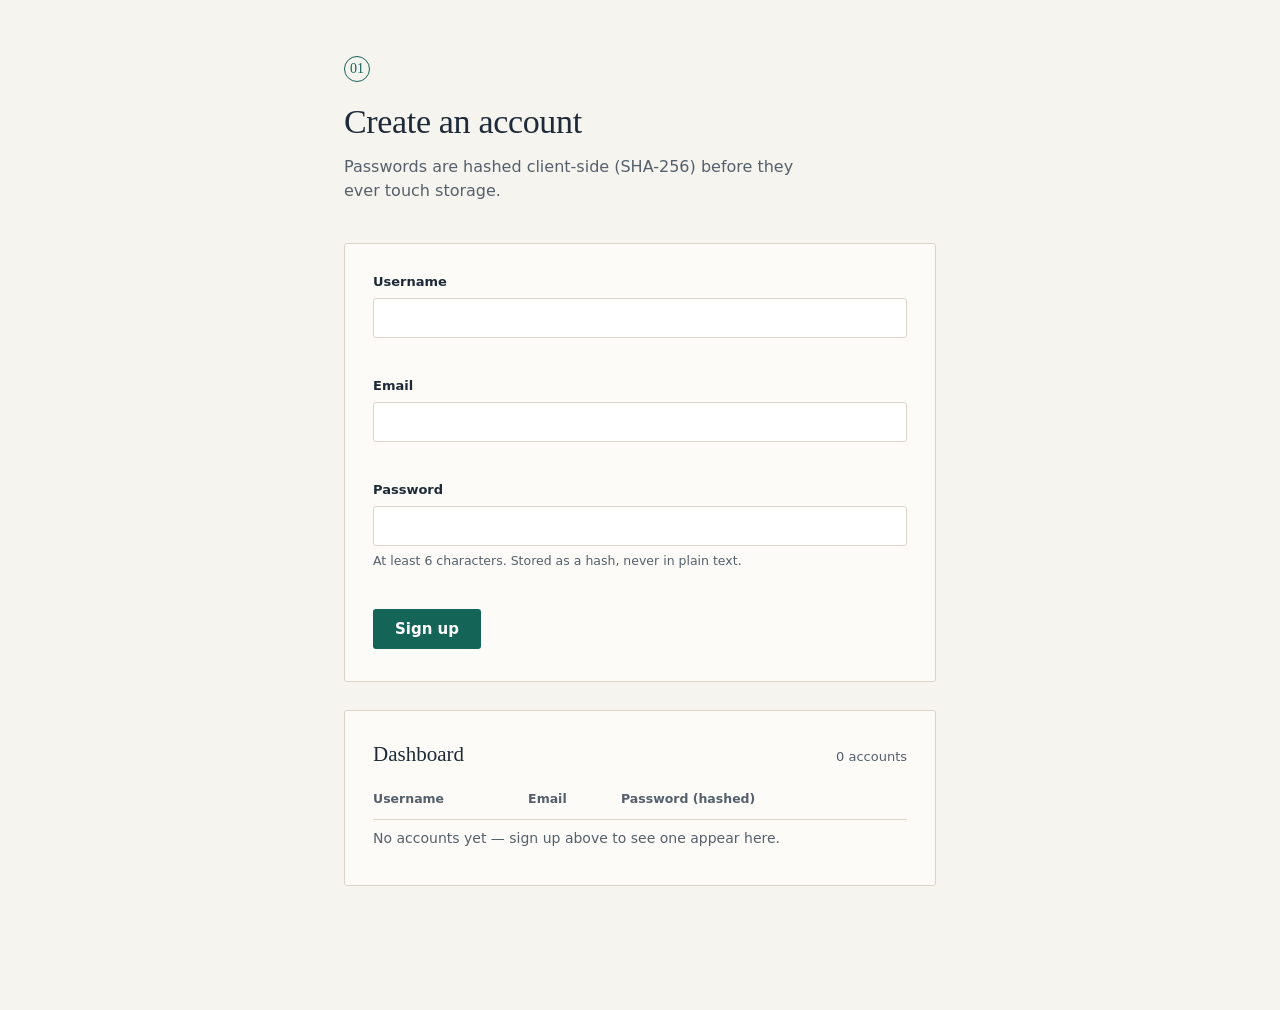
<file: task1-signup-dashboard/index.html>
<!DOCTYPE html>
<html lang="en">
<head>
<meta charset="UTF-8" />
<meta name="viewport" content="width=device-width, initial-scale=1.0" />
<title>Signup + Dashboard</title>
<link rel="stylesheet" href="style.css" />
</head>
<body>

  <div class="wrap">

    <header class="masthead">
      <span class="tag">01</span>
      <h1>Create an account</h1>
      <p class="sub">Passwords are hashed client-side (SHA-256) before they ever touch storage.</p>
    </header>

    <section class="panel" aria-labelledby="form-heading">
      <h2 id="form-heading" class="visually-hidden">Signup form</h2>

      <form id="signup-form" novalidate>

        <div class="field">
          <label for="username">Username</label>
          <input type="text" id="username" name="username" autocomplete="username" />
          <p class="error" id="err-username" role="alert"></p>
        </div>

        <div class="field">
          <label for="email">Email</label>
          <input type="text" id="email" name="email" autocomplete="email" />
          <p class="error" id="err-email" role="alert"></p>
        </div>

        <div class="field">
          <label for="password">Password</label>
          <input type="password" id="password" name="password" autocomplete="new-password" />
          <p class="hint">At least 6 characters. Stored as a hash, never in plain text.</p>
          <p class="error" id="err-password" role="alert"></p>
        </div>

        <button type="submit" class="btn-primary">Sign up</button>
        <p class="form-status" id="form-status" role="status"></p>

      </form>
    </section>

    <section class="panel" aria-labelledby="dash-heading">
      <div class="panel-head">
        <h2 id="dash-heading">Dashboard</h2>
        <span class="count" id="user-count">0 accounts</span>
      </div>

      <div class="table-scroll">
        <table id="user-table">
          <thead>
            <tr>
              <th>Username</th>
              <th>Email</th>
              <th>Password (hashed)</th>
              <th class="col-action"></th>
            </tr>
          </thead>
          <tbody id="user-table-body">
            <!-- rows injected by script.js -->
          </tbody>
        </table>
        <p class="empty-state" id="empty-state">No accounts yet — sign up above to see one appear here.</p>
      </div>
    </section>

  </div>

  <script src="script.js"></script>
</body>
</html>
</file>
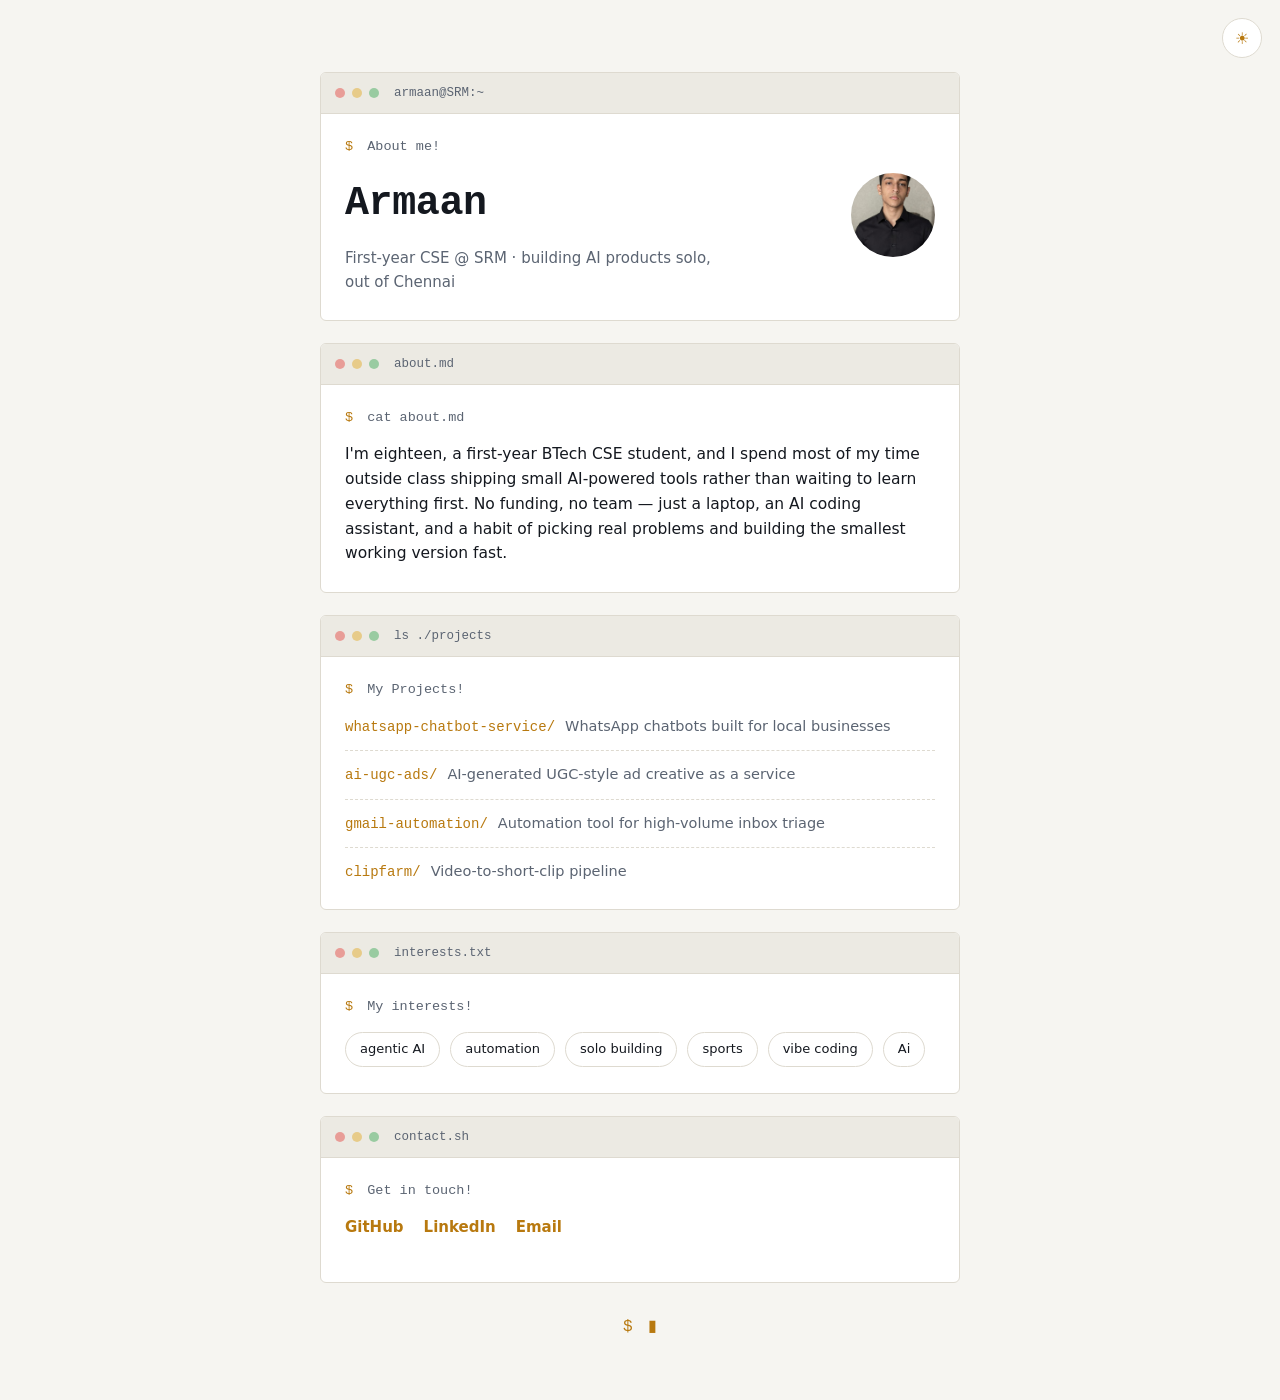
<file: task2-personal-intro/index.html>
<!DOCTYPE html>
<html lang="en">
<head>
<meta charset="UTF-8" />
<meta name="viewport" content="width=device-width, initial-scale=1.0" />
<title>Armaan — About me</title>
<link rel="stylesheet" href="style.css" />
</head>
<body>

  <button id="theme-toggle" class="theme-toggle" aria-label="Toggle dark and light mode" title="Toggle theme">
    <span class="icon icon-sun">☀</span>
    <span class="icon icon-moon">☾</span>
  </button>

  <main class="wrap">

    <section class="terminal hero">
      <div class="term-bar">
        <span class="dot dot-r"></span><span class="dot dot-y"></span><span class="dot dot-g"></span>
        <span class="term-title">armaan@SRM:~</span>
      </div>
      <div class="term-body hero-body">
        <div class="hero-text">
          <p class="line"><span class="prompt">$</span> About me! </p>
          <h1 class="name">Armaan</h1>
          <p class="role">First-year CSE @ SRM · building AI products solo, out of Chennai</p>
        </div>
        <div class="avatar" title="Swap this for your own photo">
          <!-- Replace this div's content with: <img src="your-photo.jpg" alt="Armaan" /> -->
          <img src="me.jpeg" alt="Armaan" />
        </div>
      </div>
    </section>

    <section class="terminal">
      <div class="term-bar">
        <span class="dot dot-r"></span><span class="dot dot-y"></span><span class="dot dot-g"></span>
        <span class="term-title">about.md</span>
      </div>
      <div class="term-body">
        <p class="line"><span class="prompt">$</span> cat about.md</p>
        <p class="prose">
          I'm eighteen, a first-year BTech CSE student, and I spend most of my time
          outside class shipping small AI-powered tools rather than waiting to
          learn everything first. No funding, no team — just a laptop, an AI
          coding assistant, and a habit of picking real problems and building
          the smallest working version fast.
        </p>
      </div>
    </section>

    <section class="terminal">
      <div class="term-bar">
        <span class="dot dot-r"></span><span class="dot dot-y"></span><span class="dot dot-g"></span>
        <span class="term-title">ls ./projects</span>
      </div>
      <div class="term-body">
        <p class="line"><span class="prompt">$</span> My Projects! </p>
        <ul class="project-list">
          <li>
            <span class="proj-name">whatsapp-chatbot-service/</span>
            <span class="proj-desc">WhatsApp chatbots built for local businesses</span>
          </li>
          <li>
            <span class="proj-name">ai-ugc-ads/</span>
            <span class="proj-desc">AI-generated UGC-style ad creative as a service</span>
          </li>
          <li>
            <span class="proj-name">gmail-automation/</span>
            <span class="proj-desc">Automation tool for high-volume inbox triage</span>
          </li>
          <li>
            <span class="proj-name">clipfarm/</span>
            <span class="proj-desc">Video-to-short-clip pipeline</span>
          </li>
        </ul>
      </div>
    </section>

    <section class="terminal">
      <div class="term-bar">
        <span class="dot dot-r"></span><span class="dot dot-y"></span><span class="dot dot-g"></span>
        <span class="term-title">interests.txt</span>
      </div>
      <div class="term-body">
        <p class="line"><span class="prompt">$</span> My interests! </p>
        <div class="tag-row">
          <span class="tag">agentic AI</span>
          <span class="tag">automation</span>
          <span class="tag">solo building</span>
          <span class="tag">sports</span>
          <span class="tag">vibe coding</span>
          <span class="tag">Ai</span>
        </div>
      </div>
    </section>

    <section class="terminal">
      <div class="term-bar">
        <span class="dot dot-r"></span><span class="dot dot-y"></span><span class="dot dot-g"></span>
        <span class="term-title">contact.sh</span>
      </div>
      <div class="term-body">
        <p class="line"><span class="prompt">$</span> Get in touch!</p>
        <div class="link-row">
          <div class="link-row">
        <a href="https://github.com/Armaan-create" class="social-link">GitHub</a>
        <a href="https://www.linkedin.com/in/armaan-sharif-56078321b/?skipRedirect=true" class="social-link">LinkedIn</a>
        <a href="mailto:armaansharif.a@gmail.com" class="social-link">Email</a>
</div>
        </div>
      </div>
    </section>

    <footer class="foot">
      <span class="prompt">$</span> <span class="cursor">▮</span>
    </footer>

  </main>

  <script src="script.js"></script>
</body>
</html>
</file>
<file: task1-signup-dashboard/style.css>
:root {
  --paper: #F5F4EF;
  --panel: #FCFBF8;
  --ink: #1E2A38;
  --ink-soft: #55606C;
  --teal: #146458;
  --teal-deep: #0E4B42;
  --line: #DAD5C8;
  --error: #A6362C;
  --radius: 3px;
}

* { box-sizing: border-box; }

body {
  margin: 0;
  background: var(--paper);
  color: var(--ink);
  font-family: system-ui, -apple-system, "Segoe UI", Roboto, sans-serif;
  font-size: 16px;
  line-height: 1.5;
}

.wrap {
  max-width: 640px;
  margin: 0 auto;
  padding: 56px 24px 96px;
}

.visually-hidden {
  position: absolute;
  width: 1px; height: 1px;
  overflow: hidden;
  clip: rect(0 0 0 0);
}

.masthead {
  margin-bottom: 40px;
  position: relative;
}

.masthead .tag {
  display: inline-block;
  font-family: ui-serif, Georgia, "Times New Roman", serif;
  font-size: 14px;
  color: var(--teal);
  border: 1px solid var(--teal);
  border-radius: 50%;
  width: 26px;
  height: 26px;
  line-height: 24px;
  text-align: center;
  margin-bottom: 14px;
}

h1 {
  font-family: ui-serif, Georgia, "Times New Roman", serif;
  font-weight: 400;
  font-size: 34px;
  margin: 0 0 8px;
  letter-spacing: -0.01em;
}

.sub {
  color: var(--ink-soft);
  margin: 0;
  max-width: 46ch;
}

.panel {
  background: var(--panel);
  border: 1px solid var(--line);
  border-radius: var(--radius);
  padding: 28px 28px 32px;
  margin-bottom: 28px;
}

.panel-head {
  display: flex;
  align-items: baseline;
  justify-content: space-between;
  margin-bottom: 20px;
  gap: 12px;
}

h2 {
  font-family: ui-serif, Georgia, "Times New Roman", serif;
  font-weight: 400;
  font-size: 21px;
  margin: 0;
}

.count {
  font-size: 13px;
  color: var(--ink-soft);
  white-space: nowrap;
}

.field { margin-bottom: 20px; }

label {
  display: block;
  font-size: 13px;
  font-weight: 600;
  margin-bottom: 6px;
  color: var(--ink);
}

input[type="text"], input[type="password"] {
  width: 100%;
  padding: 10px 12px;
  border: 1px solid var(--line);
  border-radius: var(--radius);
  background: #fff;
  color: var(--ink);
  font-size: 15px;
  font-family: inherit;
}

input:focus {
  outline: none;
  border-color: var(--teal);
  box-shadow: 0 0 0 3px rgba(20, 100, 88, 0.15);
}

input[aria-invalid="true"] {
  border-color: var(--error);
}

.hint {
  font-size: 12.5px;
  color: var(--ink-soft);
  margin: 6px 0 0;
}

.error {
  font-size: 12.5px;
  color: var(--error);
  margin: 6px 0 0;
  min-height: 1em;
}

.btn-primary {
  background: var(--teal);
  color: #fff;
  border: none;
  padding: 11px 22px;
  border-radius: var(--radius);
  font-size: 15px;
  font-weight: 600;
  font-family: inherit;
  cursor: pointer;
  transition: background 0.15s ease;
}

.btn-primary:hover { background: var(--teal-deep); }
.btn-primary:active { transform: translateY(1px); }

.form-status {
  display: inline-block;
  margin: 0 0 0 14px;
  font-size: 13.5px;
  color: var(--teal-deep);
}

.table-scroll { overflow-x: auto; }

table {
  width: 100%;
  border-collapse: collapse;
  font-size: 14px;
}

th {
  text-align: left;
  font-weight: 600;
  color: var(--ink-soft);
  font-size: 12.5px;
  padding: 0 10px 10px 0;
  border-bottom: 1px solid var(--line);
}

td {
  padding: 12px 10px 12px 0;
  border-bottom: 1px solid var(--line);
  vertical-align: middle;
}

tr:last-child td { border-bottom: none; }

.mono {
  font-family: ui-monospace, SFMono-Regular, Menlo, Consolas, monospace;
  font-size: 12.5px;
  color: var(--ink-soft);
}

.col-action { width: 1%; }

.btn-delete {
  background: none;
  border: 1px solid var(--line);
  color: var(--error);
  border-radius: var(--radius);
  padding: 5px 10px;
  font-size: 12.5px;
  font-family: inherit;
  cursor: pointer;
  white-space: nowrap;
}

.btn-delete:hover {
  background: var(--error);
  border-color: var(--error);
  color: #fff;
}

.empty-state {
  color: var(--ink-soft);
  font-size: 14px;
  padding: 8px 0 4px;
  margin: 0;
}

@media (max-width: 480px) {
  .wrap { padding: 40px 16px 72px; }
  h1 { font-size: 28px; }
  .panel { padding: 22px 18px 26px; }
}
</file>
<file: task2-personal-intro/style.css>
:root {
  --bg: #F6F5F1;
  --panel: #FFFFFF;
  --bar: #ECEAE3;
  --ink: #14181F;
  --ink-soft: #5B6472;
  --line: #DEDAD0;
  --accent: #B8790F;
  --accent-soft: #E9C88A;
  --radius: 6px;
}

html[data-theme="dark"] {
  --bg: #10151C;
  --panel: #161D27;
  --bar: #1D2530;
  --ink: #E8ECF1;
  --ink-soft: #8B96A5;
  --line: #2A3441;
  --accent: #E3A857;
  --accent-soft: #7A5A26;
}

* { box-sizing: border-box; }

body {
  margin: 0;
  background: var(--bg);
  color: var(--ink);
  font-family: system-ui, -apple-system, "Segoe UI", Roboto, sans-serif;
  line-height: 1.6;
  transition: background 0.2s ease, color 0.2s ease;
}

.wrap {
  max-width: 680px;
  margin: 0 auto;
  padding: 72px 20px 60px;
}

/* ---- Theme toggle ---- */
.theme-toggle {
  position: fixed;
  top: 18px;
  right: 18px;
  z-index: 10;
  width: 40px;
  height: 40px;
  border-radius: 50%;
  border: 1px solid var(--line);
  background: var(--panel);
  color: var(--accent);
  cursor: pointer;
  display: flex;
  align-items: center;
  justify-content: center;
  font-size: 16px;
}

.theme-toggle .icon-moon { display: none; }
html[data-theme="dark"] .theme-toggle .icon-sun { display: none; }
html[data-theme="dark"] .theme-toggle .icon-moon { display: inline; }

/* ---- Terminal windows ---- */
.terminal {
  background: var(--panel);
  border: 1px solid var(--line);
  border-radius: var(--radius);
  margin-bottom: 22px;
  overflow: hidden;
}

.term-bar {
  display: flex;
  align-items: center;
  gap: 7px;
  padding: 10px 14px;
  background: var(--bar);
  border-bottom: 1px solid var(--line);
}

.dot {
  width: 10px; height: 10px;
  border-radius: 50%;
  display: inline-block;
  opacity: 0.55;
}
.dot-r { background: #E5605A; }
.dot-y { background: #E3B341; }
.dot-g { background: #57B36C; }

.term-title {
  margin-left: 8px;
  font-family: ui-monospace, SFMono-Regular, Menlo, Consolas, monospace;
  font-size: 12.5px;
  color: var(--ink-soft);
}

.term-body {
  padding: 22px 24px 26px;
}

.line {
  font-family: ui-monospace, SFMono-Regular, Menlo, Consolas, monospace;
  font-size: 13.5px;
  color: var(--ink-soft);
  margin: 0 0 14px;
}

.prompt { color: var(--accent); margin-right: 6px; }

.name {
  font-family: ui-monospace, SFMono-Regular, Menlo, Consolas, monospace;
  font-size: 40px;
  font-weight: 600;
  margin: 0 0 10px;
  letter-spacing: -0.01em;
}

.role {
  margin: 0;
  color: var(--ink-soft);
  font-size: 15px;
  max-width: 40ch;
}

.hero-body {
  display: flex;
  align-items: center;
  justify-content: space-between;
  gap: 20px;
}

.avatar {
  flex: none;
  width: 84px;
  height: 84px;
  border-radius: 50%;
  background: var(--accent-soft);
  color: var(--panel);
  display: flex;
  align-items: center;
  justify-content: center;
  font-family: ui-monospace, SFMono-Regular, Menlo, Consolas, monospace;
  font-size: 32px;
  font-weight: 700;
  overflow: hidden;
}

.avatar img {
  width: 100%; height: 100%;
  object-fit: cover;
}

.prose {
  margin: 0;
  max-width: 62ch;
  font-size: 15.5px;
}

.project-list {
  list-style: none;
  margin: 0;
  padding: 0;
  display: flex;
  flex-direction: column;
  gap: 12px;
}

.project-list li {
  display: flex;
  flex-wrap: wrap;
  gap: 4px 10px;
  align-items: baseline;
  border-bottom: 1px dashed var(--line);
  padding-bottom: 12px;
}

.project-list li:last-child { border-bottom: none; padding-bottom: 0; }

.proj-name {
  font-family: ui-monospace, SFMono-Regular, Menlo, Consolas, monospace;
  font-size: 14px;
  color: var(--accent);
  white-space: nowrap;
}

.proj-desc {
  font-size: 14.5px;
  color: var(--ink-soft);
}

.tag-row {
  display: flex;
  flex-wrap: wrap;
  gap: 10px;
}

.tag {
  border: 1px solid var(--line);
  border-radius: 999px;
  padding: 6px 14px;
  font-size: 13px;
  color: var(--ink);
}

.link-row {
  display: flex;
  gap: 20px;
  margin-bottom: 8px;
}

.social-link {
  color: var(--accent);
  text-decoration: none;
  font-size: 15px;
  font-weight: 600;
  border-bottom: 1px solid transparent;
}

.social-link:hover { border-bottom-color: var(--accent); }

.hint-note {
  margin: 0;
  font-size: 12px;
  color: var(--ink-soft);
  font-style: italic;
}

.foot {
  text-align: center;
  font-family: ui-monospace, SFMono-Regular, Menlo, Consolas, monospace;
  color: var(--ink-soft);
  padding-top: 10px;
}

.cursor {
  color: var(--accent);
  animation: blink 1.1s step-start infinite;
}

@keyframes blink {
  50% { opacity: 0; }
}

@media (prefers-reduced-motion: reduce) {
  .cursor { animation: none; }
}

@media (max-width: 520px) {
  .wrap { padding: 60px 16px 48px; }
  .name { font-size: 30px; }
  .hero-body { flex-direction: column; align-items: flex-start; }
}
</file>
